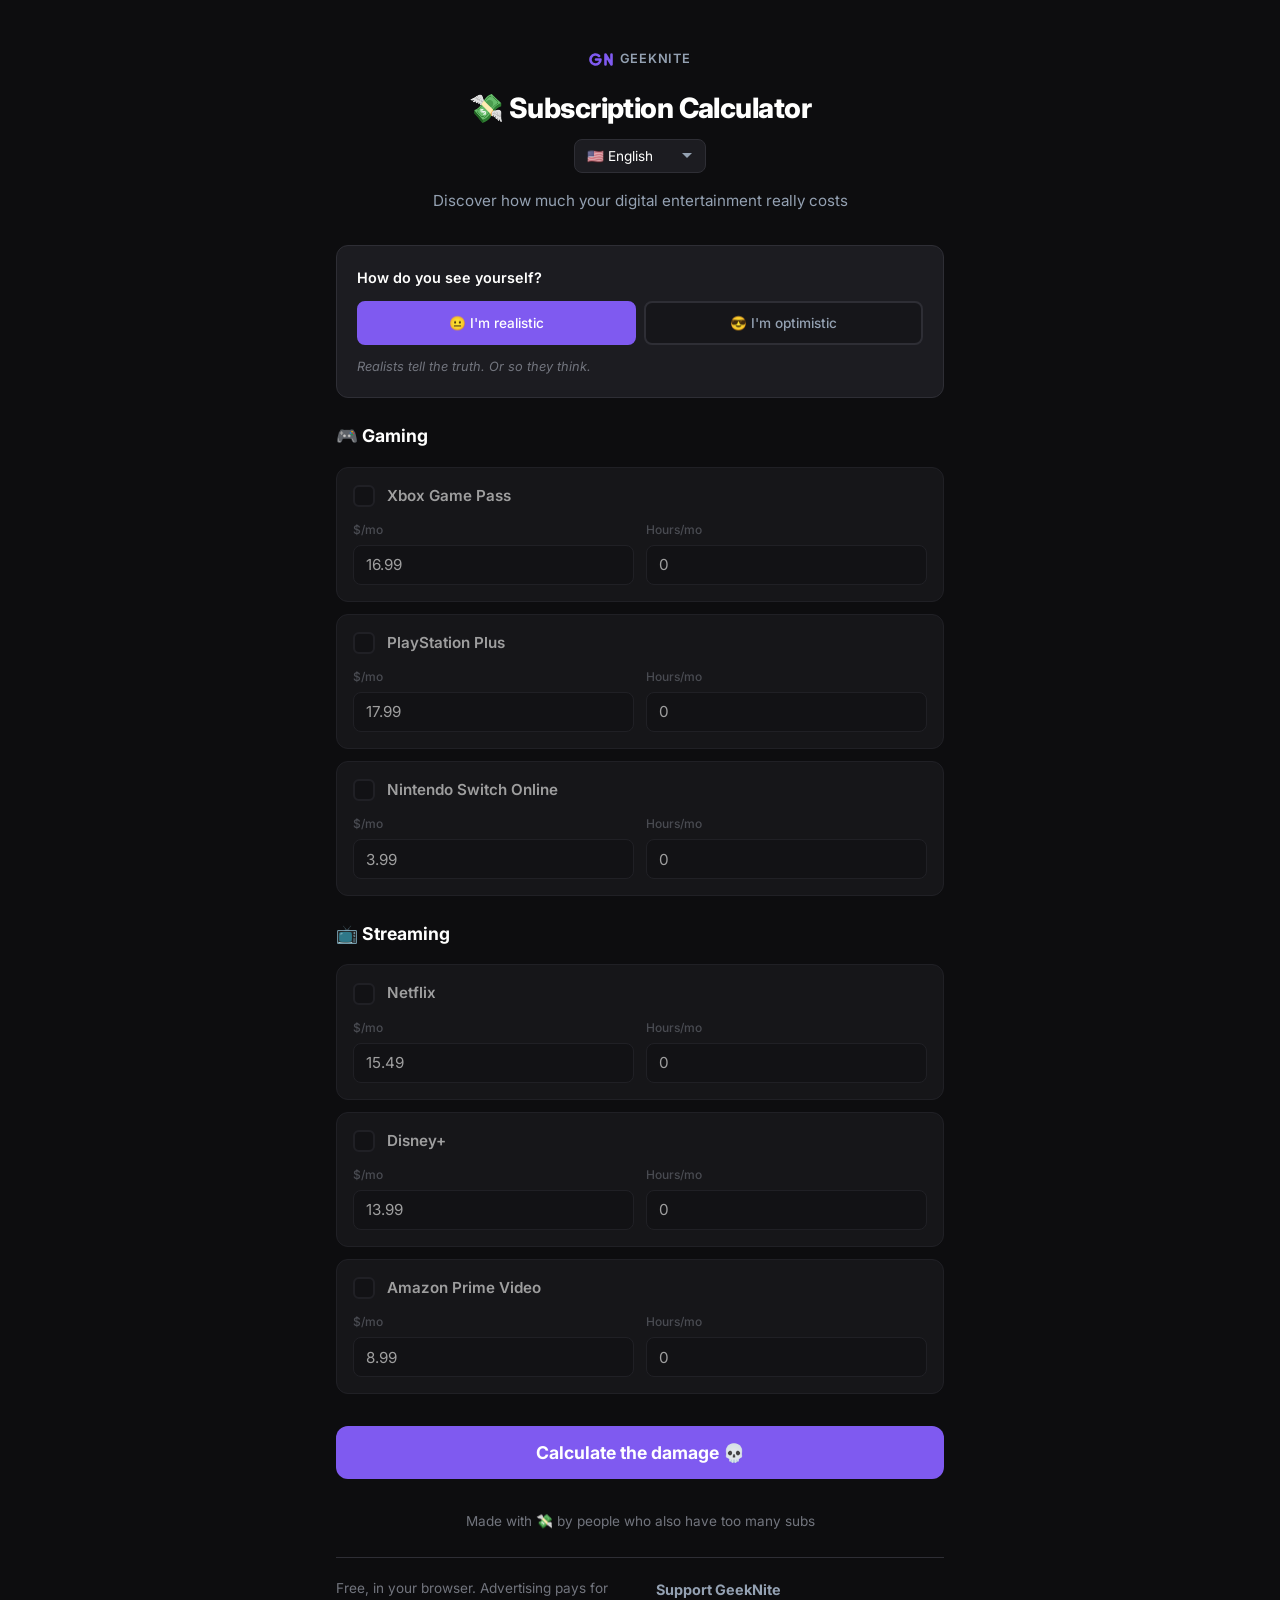
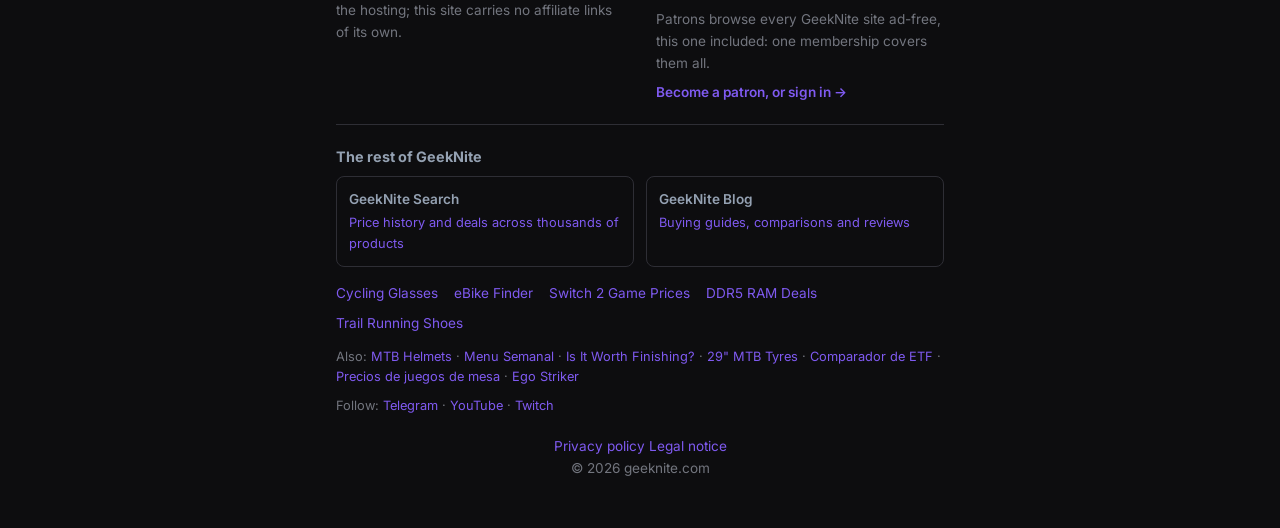
<file: index.html>
<!DOCTYPE html>
<html lang="en">
<head>
    <meta charset="UTF-8">
    <meta name="viewport" content="width=device-width, initial-scale=1.0">
    <meta name="description" content="Gaming & Streaming Subscription Cost Calculator. Discover the real cost per hour of your entertainment subscriptions.">
    <meta name="keywords" content="subscriptions, gaming, streaming, xbox game pass, playstation plus, netflix, disney plus, calculator, cost per hour">
    <meta property="og:title" content="Subscription Cost Calculator">
    <meta property="og:description" content="Discover the real cost of your subscriptions. It might hurt.">
    <meta property="og:type" content="website">
    <meta property="og:url" content="https://subs.geeknite.com">
    <!-- 1200x630, generated from og-image.svg next to it. Without this, a link
         to this page previews as a bare title on every platform. -->
    <meta property="og:image" content="https://subs.geeknite.com/og-image.png">
    <meta property="og:image:width" content="1200">
    <meta property="og:image:height" content="630">
    <meta name="twitter:card" content="summary_large_image">
    <meta name="twitter:title" content="Subscription Cost Calculator">
    <meta name="twitter:description" content="Discover the real cost of your subscriptions. It might hurt.">
    <link rel="canonical" href="https://subs.geeknite.com/">
    <link rel="icon" type="image/svg+xml" href="/favicon.svg">
    <title>Subscription Cost Calculator | What does it really cost?</title>
    <link rel="preconnect" href="https://fonts.googleapis.com">
    <link rel="preconnect" href="https://fonts.gstatic.com" crossorigin>
    <link href="https://fonts.googleapis.com/css2?family=Inter:wght@400;500;600;700;800&display=swap" rel="stylesheet">
    <link rel="stylesheet" href="styles.css">
    <!-- AdSense loaded via shared cross-site gating script (skips ads for GeekNite patrons) -->
    <link rel="preconnect" href="https://blog.geeknite.com">
    <script async src="https://blog.geeknite.com/assets/js/gn-ads.js?v=3"></script>
    <!-- Anti-adblock wall, right beside the ads it defends so it inherits
         this page's ad exemptions exactly. Bump the ?v= here whenever the
         siblings' is bumped (grep the ecosystem for gn-paywall.js?v=). -->
    <script async src="https://blog.geeknite.com/assets/js/gn-paywall.js?v=1"></script>
    <!-- GA4 via the same shared-script pattern: one measurement id and one
         opt-out (?gn-analytics=off, a cookie on .geeknite.com) for every GeekNite site -->
    <script async src="https://blog.geeknite.com/assets/js/gn-analytics.js?v=2"></script>
</head>
<body>
    <div class="container">
        <!-- Ad Space Top (prepared) -->
        <div class="ad-space ad-top" id="ad-top">
            <!-- Future ad placement -->
        </div>

        <header>
            <a class="gn-wordmark" href="https://www.geeknite.com/" aria-label="GeekNite"><svg class="gn-wordmark-mark" viewBox="4 9.5 24 13" width="24" height="13" aria-hidden="true" focusable="false"><g fill="none" stroke-width="2.6" stroke-linecap="round" stroke-linejoin="round" stroke="currentColor"><path d="M14.04 12.46A5 5 0 1 0 15.5 16H11"/><path d="M20.5 21V11l6 10V11"/></g></svg><span>GeekNite</span></a>
            <h1>💸 Subscription Calculator</h1>
            <p class="subtitle">Discover how much your digital entertainment really costs</p>
        </header>

        <main>
            <!-- Mode Selector -->
            <div class="mode-selector">
                <label class="mode-label">How do you see yourself?</label>
                <div class="mode-toggle">
                    <button class="mode-btn active" data-mode="realistic" id="btn-realistic">
                        😐 I'm realistic
                    </button>
                    <button class="mode-btn" data-mode="optimistic" id="btn-optimistic">
                        😎 I'm optimistic
                    </button>
                </div>
                <p class="mode-hint" id="mode-hint">Optimists multiply hours by 1.5. We'll see.</p>
            </div>

            <!-- Subscriptions -->
            <section class="subscriptions-section">
                <h2>🎮 Gaming</h2>
                <div class="subscriptions-grid" id="gaming-subs">
                    <!-- Xbox Game Pass -->
                    <div class="sub-card" data-sub="xbox">
                        <div class="sub-header">
                            <label class="checkbox-container">
                                <input type="checkbox" id="xbox-enabled">
                                <span class="checkmark"></span>
                                <span class="sub-name"><a href="https://geeknite.com/xbox-game-pass" target="_blank" rel="noopener">Xbox Game Pass</a></span>
                            </label>
                        </div>
                        <div class="sub-inputs">
                            <div class="input-group">
                                <label>$/mo</label>
                                <input type="number" id="xbox-cost" value="16.99" min="0" step="0.01">
                            </div>
                            <div class="input-group">
                                <label>Hours/mo</label>
                                <input type="number" id="xbox-hours" value="0" min="0" step="0.5" placeholder="real hours, not ideal">
                            </div>
                        </div>
                    </div>

                    <!-- PlayStation Plus -->
                    <div class="sub-card" data-sub="playstation">
                        <div class="sub-header">
                            <label class="checkbox-container">
                                <input type="checkbox" id="playstation-enabled">
                                <span class="checkmark"></span>
                                <span class="sub-name"><a href="https://geeknite.com/playstation-plus" target="_blank" rel="noopener">PlayStation Plus</a></span>
                            </label>
                        </div>
                        <div class="sub-inputs">
                            <div class="input-group">
                                <label>$/mo</label>
                                <input type="number" id="playstation-cost" value="17.99" min="0" step="0.01">
                            </div>
                            <div class="input-group">
                                <label>Hours/mo</label>
                                <input type="number" id="playstation-hours" value="0" min="0" step="0.5" placeholder="real hours, not ideal">
                            </div>
                        </div>
                    </div>

                    <!-- Nintendo Switch Online -->
                    <div class="sub-card" data-sub="nintendo">
                        <div class="sub-header">
                            <label class="checkbox-container">
                                <input type="checkbox" id="nintendo-enabled">
                                <span class="checkmark"></span>
                                <span class="sub-name"><a href="https://geeknite.com/nintendo-switch-online" target="_blank" rel="noopener">Nintendo Switch Online</a></span>
                            </label>
                        </div>
                        <div class="sub-inputs">
                            <div class="input-group">
                                <label>$/mo</label>
                                <input type="number" id="nintendo-cost" value="3.99" min="0" step="0.01">
                            </div>
                            <div class="input-group">
                                <label>Hours/mo</label>
                                <input type="number" id="nintendo-hours" value="0" min="0" step="0.5" placeholder="real hours, not ideal">
                            </div>
                        </div>
                    </div>
                </div>

                <h2>📺 Streaming</h2>
                <div class="subscriptions-grid" id="streaming-subs">
                    <!-- Netflix -->
                    <div class="sub-card" data-sub="netflix">
                        <div class="sub-header">
                            <label class="checkbox-container">
                                <input type="checkbox" id="netflix-enabled">
                                <span class="checkmark"></span>
                                <span class="sub-name"><a href="https://geeknite.com/netflix" target="_blank" rel="noopener">Netflix</a></span>
                            </label>
                        </div>
                        <div class="sub-inputs">
                            <div class="input-group">
                                <label>$/mo</label>
                                <input type="number" id="netflix-cost" value="15.49" min="0" step="0.01">
                            </div>
                            <div class="input-group">
                                <label>Hours/mo</label>
                                <input type="number" id="netflix-hours" value="0" min="0" step="0.5" placeholder="real hours, not ideal">
                            </div>
                        </div>
                    </div>

                    <!-- Disney+ -->
                    <div class="sub-card" data-sub="disney">
                        <div class="sub-header">
                            <label class="checkbox-container">
                                <input type="checkbox" id="disney-enabled">
                                <span class="checkmark"></span>
                                <span class="sub-name"><a href="https://geeknite.com/disney-plus" target="_blank" rel="noopener">Disney+</a></span>
                            </label>
                        </div>
                        <div class="sub-inputs">
                            <div class="input-group">
                                <label>$/mo</label>
                                <input type="number" id="disney-cost" value="13.99" min="0" step="0.01">
                            </div>
                            <div class="input-group">
                                <label>Hours/mo</label>
                                <input type="number" id="disney-hours" value="0" min="0" step="0.5" placeholder="real hours, not ideal">
                            </div>
                        </div>
                    </div>

                    <!-- Amazon Prime Video -->
                    <div class="sub-card" data-sub="amazon">
                        <div class="sub-header">
                            <label class="checkbox-container">
                                <input type="checkbox" id="amazon-enabled">
                                <span class="checkmark"></span>
                                <span class="sub-name"><a href="https://geeknite.com/amazon-prime-video" target="_blank" rel="noopener">Amazon Prime Video</a></span>
                            </label>
                        </div>
                        <div class="sub-inputs">
                            <div class="input-group">
                                <label>$/mo</label>
                                <input type="number" id="amazon-cost" value="8.99" min="0" step="0.01">
                            </div>
                            <div class="input-group">
                                <label>Hours/mo</label>
                                <input type="number" id="amazon-hours" value="0" min="0" step="0.5" placeholder="real hours, not ideal">
                            </div>
                        </div>
                    </div>
                </div>
            </section>

            <!-- Calculate Button -->
            <button class="calculate-btn" id="calculate-btn">
                Calculate the damage 💀
            </button>

            <!-- Results -->
            <section class="results-section" id="results-section">
                <div class="result-card">
                    <div class="result-item">
                        <span class="result-label">You spend</span>
                        <span class="result-value" id="result-cost">$0</span>
                        <span class="result-period">/ year on subscriptions</span>
                    </div>
                    
                    <div class="result-item">
                        <span class="result-label">You actually use them</span>
                        <span class="result-value" id="result-hours">0 h</span>
                        <span class="result-period">/ year</span>
                    </div>
                    
                    <div class="result-item result-highlight">
                        <span class="result-label">It costs you</span>
                        <span class="result-value" id="result-per-hour">$0</span>
                        <span class="result-period">/ hour of entertainment</span>
                    </div>

                    <div class="interpretation" id="interpretation">
                        <!-- Dynamic message -->
                    </div>

                    <p class="disclaimer">Not a judgment. Just numbers.</p>
                </div>

                <!-- Breakdown -->
                <div class="breakdown-card" id="breakdown-card">
                    <h3>Breakdown</h3>
                    <div class="breakdown-list" id="breakdown-list">
                        <!-- Dynamic breakdown -->
                    </div>
                </div>

                <!-- Share CTA -->
                <div class="share-section">
                    <button class="share-btn" id="share-btn">
                        📤 Share this with someone who has too many subs
                    </button>
                </div>

                <!-- Affiliate Space -->
                <div class="affiliate-space visible" id="affiliate-space">
                    <p class="affiliate-title">💡 Looking for deals?</p>
                    <!--
                        These pointed at geeknite.com/gaming, /streaming and /save-money,
                        which have never existed: all three returned the same 404 body
                        (17416 bytes) when measured on 2026-09-18. The blog's real
                        category pages are the ones below; there is no streaming
                        category, so "Streaming Tips" goes to Tech & Hardware.
                    -->
                    <div class="affiliate-links">
                        <a href="https://www.geeknite.com/videogames/" class="affiliate-link">🎮 Gaming Deals</a>
                        <a href="https://www.geeknite.com/tech/" class="affiliate-link">📺 Streaming Tips</a>
                        <a href="https://www.geeknite.com/shopping/" class="affiliate-link">💰 Save Money Guide</a>
                    </div>
                </div>
            </section>
        </main>

        <!-- Ad Space Bottom (prepared) -->
        <div class="ad-space ad-bottom" id="ad-bottom">
            <!-- Future ad placement -->
        </div>

        <footer>
            <p class="footer-tagline">Made with 💸 by people who also have too many subs</p>

            <div class="footer-top">
                <div>
                    <!-- The calculator carries no affiliate links of its own -- privacy.html
                         says so in those words -- so this names who actually pays. -->
                    <p class="footer-funding">Free, in your browser. Advertising pays for the hosting; this site carries no affiliate links of its own.</p>
                </div>
                <div>
                    <h2 class="footer-support-title">Support GeekNite</h2>
                    <p class="footer-support-text">Patrons browse every GeekNite site ad-free, this one included: one membership covers them all.</p>
                    <p>
                        <!-- return_to brings the reader back here. The blog's safeReturnTo()
                             accepts any *.geeknite.com origin (measured live 2026-09-18).
                             The URL is fixed because the site is a single page. -->
                        <a
                            class="footer-cta"
                            href="https://blog.geeknite.com/api/patreon/login?return_to=https%3A%2F%2Fsubs.geeknite.com%2F"
                            rel="noopener"
                        >Become a patron, or sign in →</a>
                    </p>
                </div>
            </div>

            <!-- The thirteen public siblings, tiered by traffic (GA4 engaged
                 sessions, 90 days, measured 2026-10-25) and ordered + checked
                 against geek-blog/_data/ecosystem.yml by
                 tools/ecosystem/check-footers.mjs. Plain links and never
                 rel="nofollow": measured 2026-09-16 over 481 days of Search Console,
                 www is the only page on the domain Google has ever indexed, so a link
                 from a sibling's footer is the whole crawl path they have.
                 motivate.geeknite.com, gaffer.geeknite.com and the games are missing on
                 purpose (see geek-blog/_data/ecosystem.yml).
                 The site names are not translated -- they are the names the sites
                 answer to -- but the headings around them are. -->
            <div class="footer-eco">
                <h2 class="footer-eco-title">More from GeekNite</h2>
                <div class="footer-eco-tier1">
                    <a class="footer-tier1-card" href="https://search.geeknite.com" hreflang="en" rel="noopener">
                        <span class="footer-tier1-name">GeekNite Search</span>
                        <span class="footer-tier1-blurb">Price history and deals across thousands of products</span>
                    </a>
                    <a class="footer-tier1-card" href="https://www.geeknite.com/" hreflang="en" rel="noopener">
                        <span class="footer-tier1-name">GeekNite Blog</span>
                        <span class="footer-tier1-blurb">Buying guides, comparisons and reviews</span>
                    </a>
                </div>
                <div class="footer-eco-tier2">
                    <a href="https://cyclingglasses.geeknite.com" hreflang="en" rel="noopener">Cycling Glasses</a>
                    <a href="https://www.geeknite.com/ebikes/" hreflang="en" rel="noopener">eBike Finder</a>
                    <a href="https://switch2digitalgames.geeknite.com" hreflang="en" rel="noopener">Switch 2 Game Prices</a>
                    <a href="https://ddr5.geeknite.com" hreflang="es" rel="noopener">DDR5 RAM Deals</a>
                    <a href="https://trailrunning.geeknite.com" hreflang="en" rel="noopener">Trail Running Shoes</a>
                </div>
                <p class="footer-eco-tier3">Also:
                    <a href="https://bikehelmets.geeknite.com" hreflang="en" rel="noopener">MTB Helmets</a> &middot;
                    <a href="https://www.geeknite.com/menu/" hreflang="es" rel="noopener">Menu Semanal</a> &middot;
                    <a href="https://worthit.geeknite.com" hreflang="en" rel="noopener">Is It Worth Finishing?</a> &middot;
                    <a href="https://tires29.geeknite.com" hreflang="en" rel="noopener">29" MTB Tyres</a> &middot;
                    <a href="https://etfwatch.geeknite.com" hreflang="es" rel="noopener">Comparador de ETF</a> &middot;
                    <a href="https://boardgames.geeknite.com" hreflang="es" rel="noopener">Precios de juegos de mesa</a> &middot;
                    <a href="https://ego-striker.geeknite.com" hreflang="en" rel="noopener">Ego Striker</a>
                </p>
                <p class="footer-eco-tier3 footer-eco-follow">Follow:
                    <a href="https://t.me/geeknite_updates" rel="noopener" target="_blank">Telegram</a> &middot;
                    <a href="https://www.youtube.com/@xocmetal" rel="noopener" target="_blank">YouTube</a> &middot;
                    <a href="https://www.twitch.tv/xocmetal" rel="noopener" target="_blank">Twitch</a>
                </p>
            </div>

            <!-- The year is written by the browser: a literal would be the one fixed
                 year in the house and would go stale on 1 January unnoticed. -->
            <p class="footer-copy">
                <a href="/privacy.html" class="footer-privacy-link">Privacy policy</a>
                <a href="/legal.html" class="footer-legal-link">Legal notice</a>
                <br>
                &copy; <span id="footer-year"></span> geeknite.com
            </p>
        </footer>
    </div>

    <script src="app.js"></script>
</body>
</html>
</file>
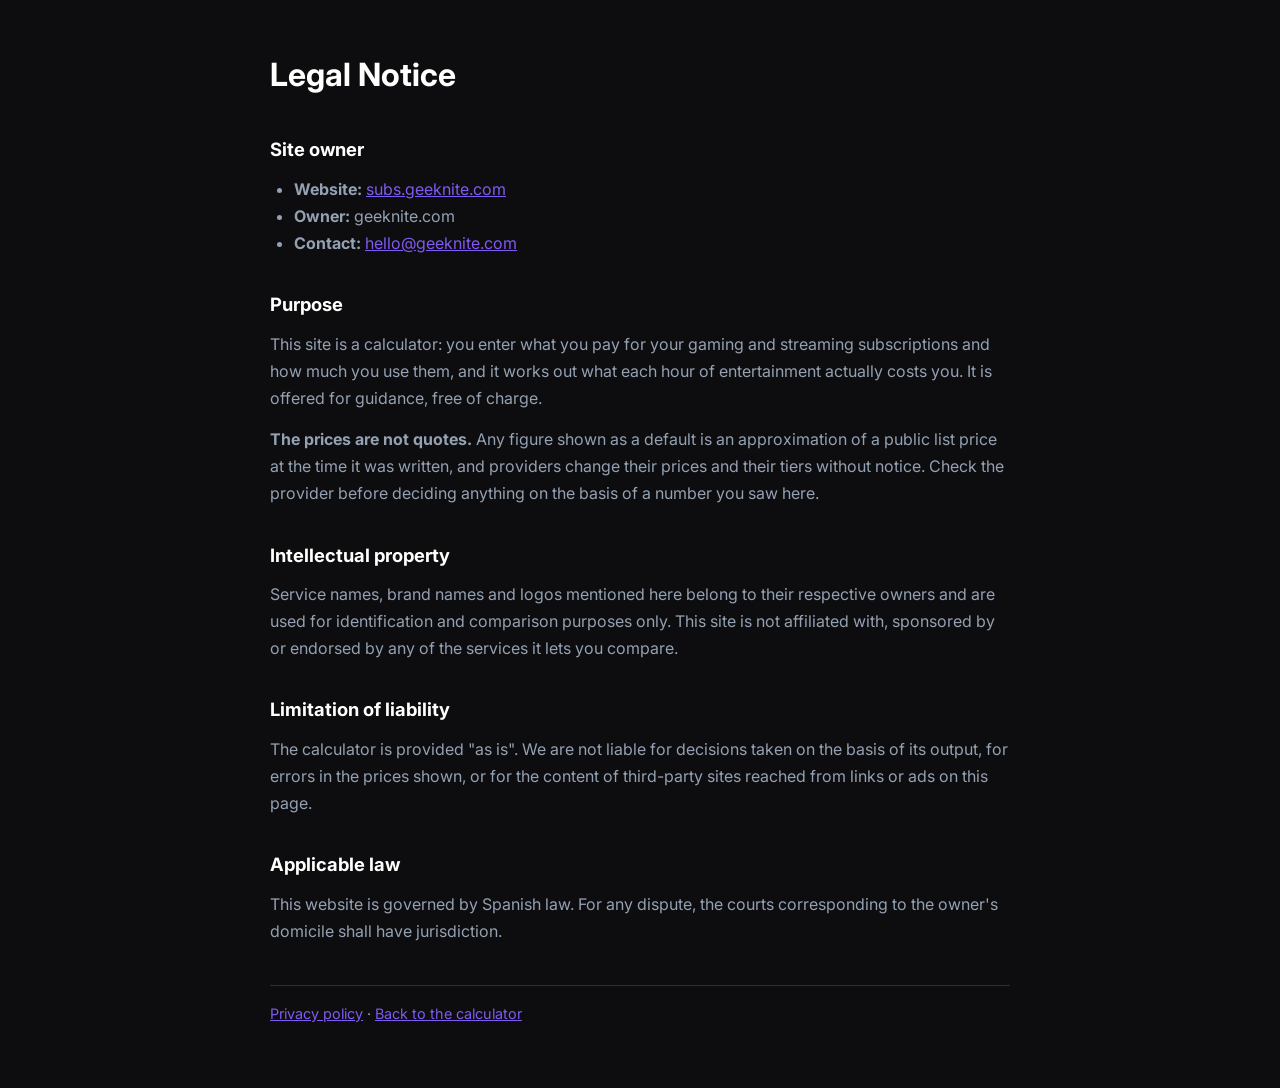
<file: legal.html>
<!DOCTYPE html>
<html lang="en">
<head>
    <meta charset="UTF-8">
    <meta name="viewport" content="width=device-width, initial-scale=1.0">
    <title>Legal Notice | Subscription Cost Calculator</title>
    <meta name="description" content="Who runs the Subscription Cost Calculator, where its figures come from, and the terms it is offered under.">
    <link rel="canonical" href="https://subs.geeknite.com/legal.html">
    <link rel="icon" type="image/svg+xml" href="/favicon.svg">
    <link rel="preconnect" href="https://fonts.googleapis.com">
    <link rel="preconnect" href="https://fonts.gstatic.com" crossorigin>
    <link href="https://fonts.googleapis.com/css2?family=Inter:wght@400;500;600;700;800&display=swap" rel="stylesheet">
    <link rel="stylesheet" href="styles.css">
    <!-- AdSense loaded via shared cross-site gating script (skips ads for GeekNite patrons) -->
    <link rel="preconnect" href="https://blog.geeknite.com">
    <script async src="https://blog.geeknite.com/assets/js/gn-ads.js?v=3"></script>
    <!-- Anti-adblock wall, right beside the ads it defends so it inherits
         this page's ad exemptions exactly. Bump the ?v= here whenever the
         siblings' is bumped (grep the ecosystem for gn-paywall.js?v=). -->
    <script async src="https://blog.geeknite.com/assets/js/gn-paywall.js?v=1"></script>
    <!-- GA4 via the same shared-script pattern: one measurement id and one
         opt-out (?gn-analytics=off, a cookie on .geeknite.com) for every GeekNite site -->
    <script async src="https://blog.geeknite.com/assets/js/gn-analytics.js?v=2"></script>
    <style>
        .legal-page { max-width: 780px; margin: 0 auto; padding: 48px 20px; line-height: 1.7; color: var(--text-secondary); }
        .legal-page h1 { color: var(--text-primary); font-size: 2rem; margin-bottom: 24px; }
        .legal-page h2 { color: var(--text-primary); font-size: 1.15rem; margin: 32px 0 10px; }
        .legal-page p, .legal-page ul { margin-bottom: 14px; }
        .legal-page ul { padding-left: 24px; }
        .legal-page a { color: var(--accent); }
        .legal-page .page-foot { margin-top: 40px; border-top: 1px solid var(--border); padding-top: 16px; font-size: 0.9rem; }
    </style>
</head>
<body>
    <main class="legal-page">
        <h1>Legal Notice</h1>

        <h2>Site owner</h2>
        <ul>
            <li><strong>Website:</strong> <a href="https://subs.geeknite.com">subs.geeknite.com</a></li>
            <li><strong>Owner:</strong> geeknite.com</li>
            <li><strong>Contact:</strong> <a href="mailto:hello@geeknite.com">hello@geeknite.com</a></li>
        </ul>

        <h2>Purpose</h2>
        <p>
            This site is a calculator: you enter what you pay for your gaming and streaming
            subscriptions and how much you use them, and it works out what each hour of
            entertainment actually costs you. It is offered for guidance, free of charge.
        </p>
        <p>
            <strong>The prices are not quotes.</strong> Any figure shown as a default is an
            approximation of a public list price at the time it was written, and providers
            change their prices and their tiers without notice. Check the provider before
            deciding anything on the basis of a number you saw here.
        </p>

        <h2>Intellectual property</h2>
        <p>
            Service names, brand names and logos mentioned here belong to their respective owners
            and are used for identification and comparison purposes only. This site is not
            affiliated with, sponsored by or endorsed by any of the services it lets you compare.
        </p>

        <h2>Limitation of liability</h2>
        <p>
            The calculator is provided "as is". We are not liable for decisions taken on the basis
            of its output, for errors in the prices shown, or for the content of third-party sites
            reached from links or ads on this page.
        </p>

        <h2>Applicable law</h2>
        <p>
            This website is governed by Spanish law. For any dispute, the courts corresponding to
            the owner's domicile shall have jurisdiction.
        </p>

        <p class="page-foot">
            <a href="/privacy.html">Privacy policy</a> &middot;
            <a href="/">Back to the calculator</a>
        </p>
    </main>
</body>
</html>
</file>
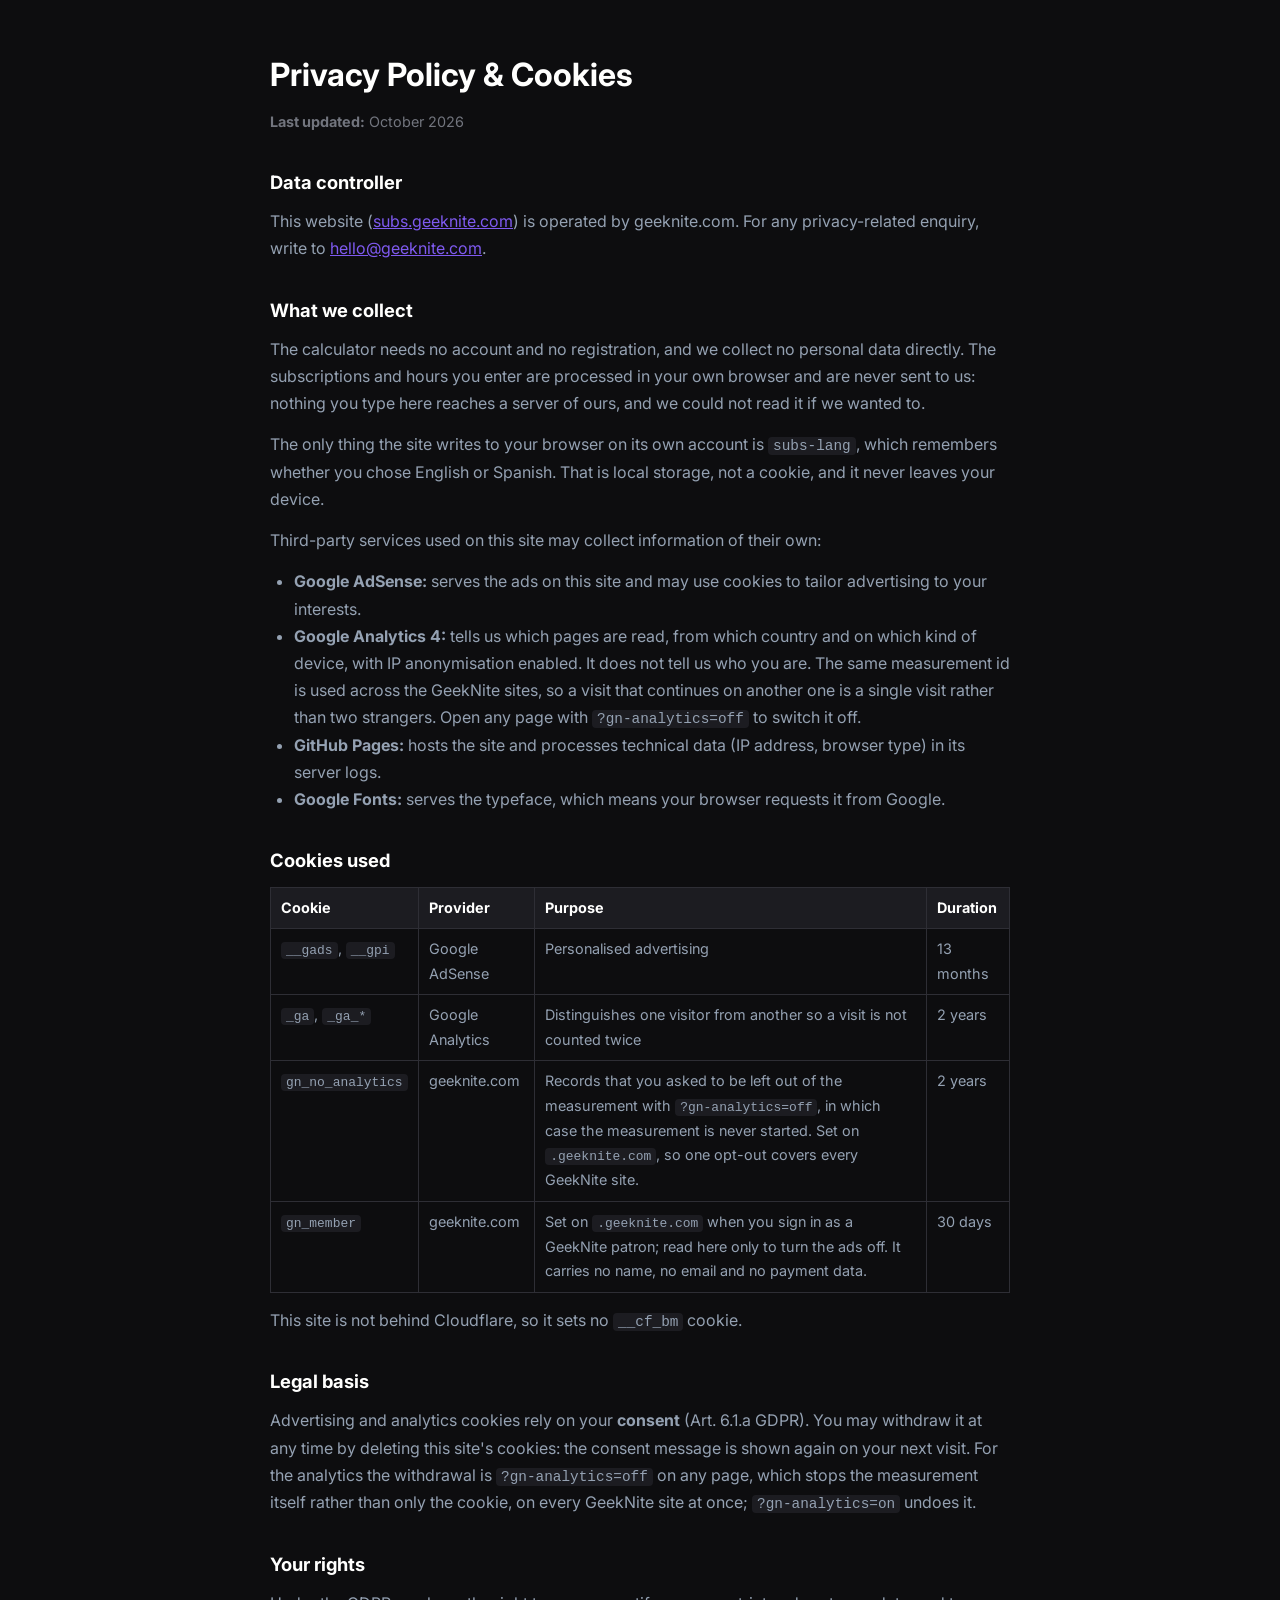
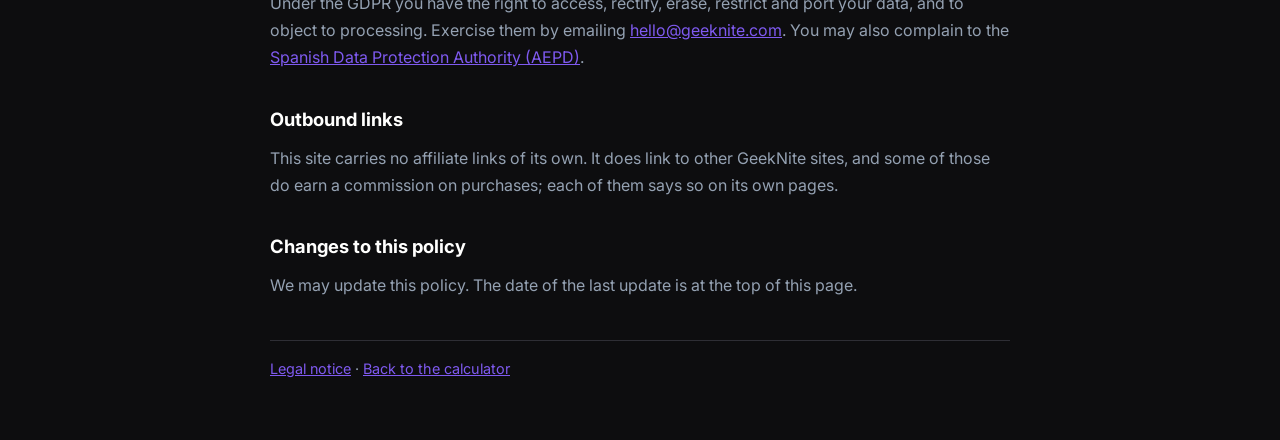
<file: privacy.html>
<!DOCTYPE html>
<html lang="en">
<head>
    <meta charset="UTF-8">
    <meta name="viewport" content="width=device-width, initial-scale=1.0">
    <title>Privacy Policy &amp; Cookies | Subscription Cost Calculator</title>
    <meta name="description" content="What the Subscription Cost Calculator stores, what it does not, and which third-party cookies the ads and the GeekNite membership use.">
    <link rel="canonical" href="https://subs.geeknite.com/privacy.html">
    <link rel="icon" type="image/svg+xml" href="/favicon.svg">
    <link rel="preconnect" href="https://fonts.googleapis.com">
    <link rel="preconnect" href="https://fonts.gstatic.com" crossorigin>
    <link href="https://fonts.googleapis.com/css2?family=Inter:wght@400;500;600;700;800&display=swap" rel="stylesheet">
    <link rel="stylesheet" href="styles.css">
    <!-- AdSense loaded via shared cross-site gating script (skips ads for GeekNite patrons) -->
    <link rel="preconnect" href="https://blog.geeknite.com">
    <script async src="https://blog.geeknite.com/assets/js/gn-ads.js?v=3"></script>
    <!-- Anti-adblock wall, right beside the ads it defends so it inherits
         this page's ad exemptions exactly. Bump the ?v= here whenever the
         siblings' is bumped (grep the ecosystem for gn-paywall.js?v=). -->
    <script async src="https://blog.geeknite.com/assets/js/gn-paywall.js?v=1"></script>
    <!-- GA4 via the same shared-script pattern: one measurement id and one
         opt-out (?gn-analytics=off, a cookie on .geeknite.com) for every GeekNite site -->
    <script async src="https://blog.geeknite.com/assets/js/gn-analytics.js?v=2"></script>
    <style>
        .legal-page { max-width: 780px; margin: 0 auto; padding: 48px 20px; line-height: 1.7; color: var(--text-secondary); }
        .legal-page h1 { color: var(--text-primary); font-size: 2rem; margin-bottom: 8px; }
        .legal-page h2 { color: var(--text-primary); font-size: 1.15rem; margin: 32px 0 10px; }
        .legal-page p, .legal-page ul { margin-bottom: 14px; }
        .legal-page ul { padding-left: 24px; }
        .legal-page a { color: var(--accent); }
        .legal-page code { background: var(--bg-card); padding: 1px 5px; border-radius: 4px; font-size: 0.9em; }
        .legal-page .updated { color: var(--text-muted); font-size: 0.9rem; margin-bottom: 28px; }
        .legal-page table { border-collapse: collapse; width: 100%; font-size: 0.9rem; margin-bottom: 14px; }
        .legal-page th, .legal-page td { border: 1px solid var(--border); padding: 8px 10px; text-align: left; vertical-align: top; }
        .legal-page th { color: var(--text-primary); background: var(--bg-card); }
        .legal-page .page-foot { margin-top: 40px; border-top: 1px solid var(--border); padding-top: 16px; font-size: 0.9rem; }
    </style>
</head>
<body>
    <main class="legal-page">
        <h1>Privacy Policy &amp; Cookies</h1>
        <p class="updated"><strong>Last updated:</strong> October 2026</p>

        <h2>Data controller</h2>
        <p>
            This website (<a href="https://subs.geeknite.com">subs.geeknite.com</a>) is operated by geeknite.com.
            For any privacy-related enquiry, write to <a href="mailto:hello@geeknite.com">hello@geeknite.com</a>.
        </p>

        <h2>What we collect</h2>
        <p>
            The calculator needs no account and no registration, and we collect no personal data directly.
            The subscriptions and hours you enter are processed in your own browser and are never sent to us:
            nothing you type here reaches a server of ours, and we could not read it if we wanted to.
        </p>
        <p>
            The only thing the site writes to your browser on its own account is
            <code>subs-lang</code>, which remembers whether you chose English or Spanish.
            That is local storage, not a cookie, and it never leaves your device.
        </p>
        <p>Third-party services used on this site may collect information of their own:</p>
        <ul>
            <li><strong>Google AdSense:</strong> serves the ads on this site and may use cookies to tailor advertising to your interests.</li>
            <li><strong>Google Analytics 4:</strong> tells us which pages are read, from which country and on which kind of device, with IP anonymisation enabled. It does not tell us who you are. The same measurement id is used across the GeekNite sites, so a visit that continues on another one is a single visit rather than two strangers. Open any page with <code>?gn-analytics=off</code> to switch it off.</li>
            <li><strong>GitHub Pages:</strong> hosts the site and processes technical data (IP address, browser type) in its server logs.</li>
            <li><strong>Google Fonts:</strong> serves the typeface, which means your browser requests it from Google.</li>
        </ul>

        <h2>Cookies used</h2>
        <table>
            <thead>
                <tr><th>Cookie</th><th>Provider</th><th>Purpose</th><th>Duration</th></tr>
            </thead>
            <tbody>
                <tr><td><code>__gads</code>, <code>__gpi</code></td><td>Google AdSense</td><td>Personalised advertising</td><td>13 months</td></tr>
                <tr><td><code>_ga</code>, <code>_ga_*</code></td><td>Google Analytics</td><td>Distinguishes one visitor from another so a visit is not counted twice</td><td>2 years</td></tr>
                <tr><td><code>gn_no_analytics</code></td><td>geeknite.com</td><td>Records that you asked to be left out of the measurement with <code>?gn-analytics=off</code>, in which case the measurement is never started. Set on <code>.geeknite.com</code>, so one opt-out covers every GeekNite site.</td><td>2 years</td></tr>
                <tr><td><code>gn_member</code></td><td>geeknite.com</td><td>Set on <code>.geeknite.com</code> when you sign in as a GeekNite patron; read here only to turn the ads off. It carries no name, no email and no payment data.</td><td>30 days</td></tr>
            </tbody>
        </table>
        <p>
            This site is not behind Cloudflare, so it sets no <code>__cf_bm</code> cookie.
        </p>

        <h2>Legal basis</h2>
        <p>
            Advertising and analytics cookies rely on your <strong>consent</strong> (Art. 6.1.a GDPR).
            You may withdraw it at any time by deleting this site's cookies: the consent message is shown again on your next visit. For the
            analytics the withdrawal is <code>?gn-analytics=off</code> on any page, which stops the
            measurement itself rather than only the cookie, on every GeekNite site at once;
            <code>?gn-analytics=on</code> undoes it.
        </p>

        <h2>Your rights</h2>
        <p>
            Under the GDPR you have the right to access, rectify, erase, restrict and port your data, and to object to processing.
            Exercise them by emailing <a href="mailto:hello@geeknite.com">hello@geeknite.com</a>.
            You may also complain to the
            <a href="https://www.aepd.es" target="_blank" rel="noopener">Spanish Data Protection Authority (AEPD)</a>.
        </p>

        <h2>Outbound links</h2>
        <p>
            This site carries no affiliate links of its own. It does link to other GeekNite sites,
            and some of those do earn a commission on purchases; each of them says so on its own pages.
        </p>

        <h2>Changes to this policy</h2>
        <p>We may update this policy. The date of the last update is at the top of this page.</p>

        <p class="page-foot">
            <a href="/legal.html">Legal notice</a> &middot;
            <a href="/">Back to the calculator</a>
        </p>
    </main>
</body>
</html>
</file>
<file: styles.css>
/* Reset & Base */
*, *::before, *::after {
    box-sizing: border-box;
    margin: 0;
    padding: 0;
}

:root {
    --bg-primary: #0d0d0f;
    --bg-secondary: #16161a;
    --bg-card: #1c1c21;
    --bg-card-hover: #242429;
    --text-primary: #fffffe;
    --text-secondary: #94a1b2;
    --text-muted: #72757e;
    --accent: #7f5af0;
    --accent-hover: #6b46e5;
    --accent-glow: rgba(127, 90, 240, 0.3);
    --success: #2cb67d;
    --warning: #ff8906;
    --danger: #e53170;
    --border: #2e2e35;
    --radius: 12px;
    --radius-sm: 8px;
    --shadow: 0 4px 24px rgba(0, 0, 0, 0.4);
    --transition: 0.2s ease;
}

html {
    font-size: 16px;
    scroll-behavior: smooth;
}

body {
    font-family: 'Inter', -apple-system, BlinkMacSystemFont, 'Segoe UI', sans-serif;
    background: var(--bg-primary);
    color: var(--text-primary);
    line-height: 1.6;
    min-height: 100vh;
    -webkit-font-smoothing: antialiased;
}

.container {
    max-width: 640px;
    margin: 0 auto;
    padding: 1rem;
}

/* Header */
header {
    text-align: center;
    padding: 2rem 0;
}

header h1 {
    font-size: 1.75rem;
    font-weight: 800;
    margin-bottom: 0.5rem;
    letter-spacing: -0.02em;
}

.subtitle {
    color: var(--text-secondary);
    font-size: 0.95rem;
}

/* Language Selector */
.lang-selector {
    margin-bottom: 1rem;
}

.lang-selector select {
    background: var(--bg-card);
    border: 1px solid var(--border);
    color: var(--text-primary);
    padding: 0.5rem 0.75rem;
    border-radius: var(--radius-sm);
    font-size: 0.85rem;
    font-family: inherit;
    cursor: pointer;
    transition: all var(--transition);
    appearance: none;
    -webkit-appearance: none;
    background-image: url("data:image/svg+xml,%3Csvg xmlns='http://www.w3.org/2000/svg' width='12' height='12' viewBox='0 0 12 12'%3E%3Cpath fill='%2394a1b2' d='M6 8L1 3h10z'/%3E%3C/svg%3E");
    background-repeat: no-repeat;
    background-position: right 0.75rem center;
    padding-right: 2rem;
}

.lang-selector select:hover {
    border-color: var(--accent);
}

.lang-selector select:focus {
    outline: none;
    border-color: var(--accent);
    box-shadow: 0 0 0 3px var(--accent-glow);
}

/* Mode Selector */
.mode-selector {
    background: var(--bg-card);
    border-radius: var(--radius);
    padding: 1.25rem;
    margin-bottom: 1.5rem;
    border: 1px solid var(--border);
}

.mode-label {
    display: block;
    font-weight: 600;
    margin-bottom: 0.75rem;
    font-size: 0.9rem;
}

.mode-toggle {
    display: flex;
    gap: 0.5rem;
}

.mode-btn {
    flex: 1;
    padding: 0.75rem 1rem;
    border: 2px solid var(--border);
    background: var(--bg-secondary);
    color: var(--text-secondary);
    border-radius: var(--radius-sm);
    font-size: 0.85rem;
    font-weight: 500;
    cursor: pointer;
    transition: all var(--transition);
    font-family: inherit;
}

.mode-btn:hover {
    border-color: var(--accent);
    color: var(--text-primary);
}

.mode-btn.active {
    background: var(--accent);
    border-color: var(--accent);
    color: var(--text-primary);
}

.mode-hint {
    margin-top: 0.75rem;
    font-size: 0.8rem;
    color: var(--text-muted);
    font-style: italic;
}

/* Subscriptions Section */
.subscriptions-section h2 {
    font-size: 1.1rem;
    font-weight: 700;
    margin: 1.5rem 0 1rem;
    color: var(--text-primary);
}

.subscriptions-grid {
    display: flex;
    flex-direction: column;
    gap: 0.75rem;
}

/* Subscription Card */
.sub-card {
    background: var(--bg-card);
    border-radius: var(--radius);
    padding: 1rem;
    border: 1px solid var(--border);
    transition: all var(--transition);
    opacity: 0.6;
}

.sub-card.active {
    opacity: 1;
    border-color: var(--accent);
    box-shadow: 0 0 20px var(--accent-glow);
}

.sub-header {
    margin-bottom: 0.75rem;
}

/* Custom Checkbox */
.checkbox-container {
    display: flex;
    align-items: center;
    cursor: pointer;
    user-select: none;
}

.checkbox-container input {
    position: absolute;
    opacity: 0;
    cursor: pointer;
    height: 0;
    width: 0;
}

.checkmark {
    height: 22px;
    width: 22px;
    background-color: var(--bg-secondary);
    border: 2px solid var(--border);
    border-radius: 6px;
    margin-right: 0.75rem;
    display: flex;
    align-items: center;
    justify-content: center;
    transition: all var(--transition);
    flex-shrink: 0;
}

.checkbox-container:hover .checkmark {
    border-color: var(--accent);
}

.checkbox-container input:checked ~ .checkmark {
    background-color: var(--accent);
    border-color: var(--accent);
}

.checkbox-container input:checked ~ .checkmark::after {
    content: '✓';
    color: white;
    font-size: 14px;
    font-weight: 700;
}

.sub-name {
    font-weight: 600;
    font-size: 0.95rem;
}

.sub-name a {
    color: var(--text-primary);
    text-decoration: none;
    transition: color var(--transition);
}

.sub-name a:hover {
    color: var(--accent);
}

/* Breakdown links */
.breakdown-link {
    color: var(--text-primary);
    text-decoration: none;
    transition: color var(--transition);
}

.breakdown-link:hover {
    color: var(--accent);
}

/* Input Groups */
.sub-inputs {
    display: grid;
    grid-template-columns: 1fr 1fr;
    gap: 0.75rem;
}

.input-group {
    display: flex;
    flex-direction: column;
    gap: 0.35rem;
}

.input-group label {
    font-size: 0.75rem;
    color: var(--text-muted);
    font-weight: 500;
}

.input-group input {
    background: var(--bg-secondary);
    border: 1px solid var(--border);
    border-radius: var(--radius-sm);
    padding: 0.6rem 0.75rem;
    color: var(--text-primary);
    font-size: 0.95rem;
    font-family: inherit;
    transition: all var(--transition);
    width: 100%;
}

.input-group input:focus {
    outline: none;
    border-color: var(--accent);
    box-shadow: 0 0 0 3px var(--accent-glow);
}

.input-group input::placeholder {
    color: var(--text-muted);
    font-size: 0.75rem;
}

/* Calculate Button */
.calculate-btn {
    width: 100%;
    padding: 1rem;
    margin-top: 2rem;
    background: var(--accent);
    color: white;
    border: none;
    border-radius: var(--radius);
    font-size: 1.1rem;
    font-weight: 700;
    cursor: pointer;
    transition: all var(--transition);
    font-family: inherit;
}

.calculate-btn:hover {
    background: var(--accent-hover);
    transform: translateY(-2px);
    box-shadow: 0 8px 24px var(--accent-glow);
}

.calculate-btn:active {
    transform: translateY(0);
}

/* Results Section */
.results-section {
    margin-top: 2rem;
    display: none;
}

.results-section.visible {
    display: block;
    animation: fadeIn 0.4s ease;
}

@keyframes fadeIn {
    from {
        opacity: 0;
        transform: translateY(20px);
    }
    to {
        opacity: 1;
        transform: translateY(0);
    }
}

/* Result Card */
.result-card {
    background: var(--bg-card);
    border-radius: var(--radius);
    padding: 1.5rem;
    border: 1px solid var(--border);
    text-align: center;
}

.result-item {
    padding: 1rem 0;
    border-bottom: 1px solid var(--border);
}

.result-item:last-of-type {
    border-bottom: none;
}

.result-label {
    display: block;
    font-size: 0.85rem;
    color: var(--text-muted);
    margin-bottom: 0.25rem;
}

.result-value {
    display: block;
    font-size: 2.5rem;
    font-weight: 800;
    color: var(--text-primary);
    letter-spacing: -0.02em;
}

.result-period {
    display: block;
    font-size: 0.9rem;
    color: var(--text-secondary);
}

.result-highlight .result-value {
    color: var(--accent);
}

/* Interpretation */
.interpretation {
    margin-top: 1.5rem;
    padding: 1rem;
    border-radius: var(--radius-sm);
    font-weight: 600;
    font-size: 1rem;
}

.interpretation.good {
    background: rgba(44, 182, 125, 0.15);
    color: var(--success);
    border: 1px solid rgba(44, 182, 125, 0.3);
}

.interpretation.warning {
    background: rgba(255, 137, 6, 0.15);
    color: var(--warning);
    border: 1px solid rgba(255, 137, 6, 0.3);
}

.interpretation.bad {
    background: rgba(229, 49, 112, 0.15);
    color: var(--danger);
    border: 1px solid rgba(229, 49, 112, 0.3);
}

.interpretation.terrible {
    background: rgba(229, 49, 112, 0.25);
    color: var(--danger);
    border: 1px solid rgba(229, 49, 112, 0.5);
}

.disclaimer {
    margin-top: 1.25rem;
    font-size: 0.8rem;
    color: var(--text-muted);
    font-style: italic;
}

/* Breakdown Card */
.breakdown-card {
    background: var(--bg-card);
    border-radius: var(--radius);
    padding: 1.25rem;
    margin-top: 1rem;
    border: 1px solid var(--border);
}

.breakdown-card h3 {
    font-size: 0.9rem;
    font-weight: 600;
    margin-bottom: 1rem;
    color: var(--text-secondary);
}

.breakdown-list {
    display: flex;
    flex-direction: column;
    gap: 0.75rem;
}

.breakdown-item {
    display: flex;
    justify-content: space-between;
    align-items: center;
    padding: 0.5rem 0;
    border-bottom: 1px solid var(--border);
}

.breakdown-item:last-child {
    border-bottom: none;
}

.breakdown-name {
    font-size: 0.9rem;
    color: var(--text-primary);
}

.breakdown-stats {
    text-align: right;
}

.breakdown-cost {
    font-weight: 600;
    font-size: 0.9rem;
}

.breakdown-per-hour {
    font-size: 0.75rem;
    color: var(--text-muted);
}

/* Share Section */
.share-section {
    margin-top: 1.5rem;
    text-align: center;
}

.share-btn {
    background: var(--bg-secondary);
    border: 1px solid var(--border);
    color: var(--text-primary);
    padding: 0.85rem 1.25rem;
    border-radius: var(--radius);
    font-size: 0.9rem;
    font-weight: 500;
    cursor: pointer;
    transition: all var(--transition);
    font-family: inherit;
}

.share-btn:hover {
    background: var(--bg-card-hover);
    border-color: var(--accent);
}

/* Affiliate Space */
.affiliate-space {
    margin-top: 1.5rem;
    text-align: center;
    display: none;
}

.affiliate-space.visible {
    display: block;
    background: var(--bg-card);
    border-radius: var(--radius);
    padding: 1.25rem;
    border: 1px solid var(--border);
}

.affiliate-title {
    font-size: 0.9rem;
    color: var(--text-secondary);
    margin-bottom: 0.75rem;
    font-weight: 500;
}

.affiliate-links {
    display: flex;
    flex-wrap: wrap;
    gap: 0.5rem;
    justify-content: center;
}

.affiliate-link {
    color: var(--text-primary);
    font-size: 0.85rem;
    text-decoration: none;
    transition: all var(--transition);
    background: var(--bg-secondary);
    padding: 0.5rem 0.75rem;
    border-radius: var(--radius-sm);
    border: 1px solid var(--border);
}

.affiliate-link:hover {
    color: var(--accent);
    border-color: var(--accent);
    background: var(--bg-card-hover);
}

/* Ad Spaces */
.ad-space {
    min-height: 0;
    display: none; /* Enable when ads are ready */
}

.ad-top {
    margin-bottom: 1rem;
}

.ad-bottom {
    margin-top: 2rem;
}

/* Footer */
footer {
    text-align: center;
    padding: 2rem 0;
    color: var(--text-muted);
    font-size: 0.85rem;
}

footer a {
    color: var(--accent);
    text-decoration: none;
    transition: opacity var(--transition);
}

footer a:hover {
    opacity: 0.8;
}

.footer-tagline {
    margin-bottom: 1.5rem;
}

/* The two blocks below read as prose, so they are left-aligned even though the
   footer as a whole is centred. */
.footer-top,
.footer-eco {
    text-align: left;
    border-top: 1px solid var(--border);
    padding-top: 1.25rem;
    margin-bottom: 1.25rem;
}

.footer-top {
    display: grid;
    gap: 1.25rem;
}

@media (min-width: 640px) {
    .footer-top {
        grid-template-columns: 1fr 1fr;
        gap: 2rem;
    }
}

.footer-legal {
    margin-top: 0.5rem;
    display: flex;
    flex-wrap: wrap;
    gap: 1rem;
}

.footer-support-title,
.footer-eco-title {
    font-size: 0.9rem;
    color: var(--text-secondary);
    margin-bottom: 0.5rem;
}

.footer-support-text {
    margin-bottom: 0.5rem;
}

.footer-cta {
    font-weight: 600;
}

.footer-eco-tier1 {
    display: grid;
    gap: 0.75rem;
    margin-bottom: 1rem;
}

@media (min-width: 640px) {
    .footer-eco-tier1 {
        grid-template-columns: 1fr 1fr;
    }
}

.footer-tier1-card {
    display: block;
    border: 1px solid var(--border);
    border-radius: 0.5rem;
    padding: 0.75rem;
}

.footer-tier1-name {
    display: block;
    font-weight: 600;
    color: var(--text-secondary);
}

.footer-tier1-blurb {
    display: block;
    font-size: 0.8rem;
    margin-top: 0.15rem;
}

.footer-eco-tier2 {
    display: flex;
    flex-wrap: wrap;
    gap: 0.5rem 1rem;
    margin-bottom: 0.75rem;
}

.footer-eco-tier3 {
    font-size: 0.8rem;
}

.footer-eco-follow {
    margin-top: 0.5rem;
}

/* Responsive */
@media (max-width: 480px) {
    header h1 {
        font-size: 1.5rem;
    }
    
    .result-value {
        font-size: 2rem;
    }
    
    .mode-toggle {
        flex-direction: column;
    }
    
    .mode-btn {
        padding: 0.65rem 1rem;
    }
}

/* Focus visible for accessibility */
:focus-visible {
    outline: 2px solid var(--accent);
    outline-offset: 2px;
}

/* Hide number input spinners */
input[type="number"]::-webkit-inner-spin-button,
input[type="number"]::-webkit-outer-spin-button {
    -webkit-appearance: none;
    margin: 0;
}

input[type="number"] {
    -moz-appearance: textfield;
}

/* Print styles */
@media print {
    body {
        background: white;
        color: black;
    }
    
    .calculate-btn,
    .share-section,
    .ad-space,
    .affiliate-space {
        display: none !important;
    }
}

/* GeekNite wordmark: the GN monogram (accent) + the name, linking to the hub. */
.gn-wordmark {
    display: inline-flex;
    align-items: center;
    gap: 0.4rem;
    margin-bottom: 1rem;
    color: var(--text-secondary);
    font-size: 0.8rem;
    font-weight: 600;
    letter-spacing: 0.06em;
    text-transform: uppercase;
    text-decoration: none;
}

.gn-wordmark-mark {
    color: var(--accent);
}

.gn-wordmark:hover {
    color: var(--text-primary);
}
</file>
